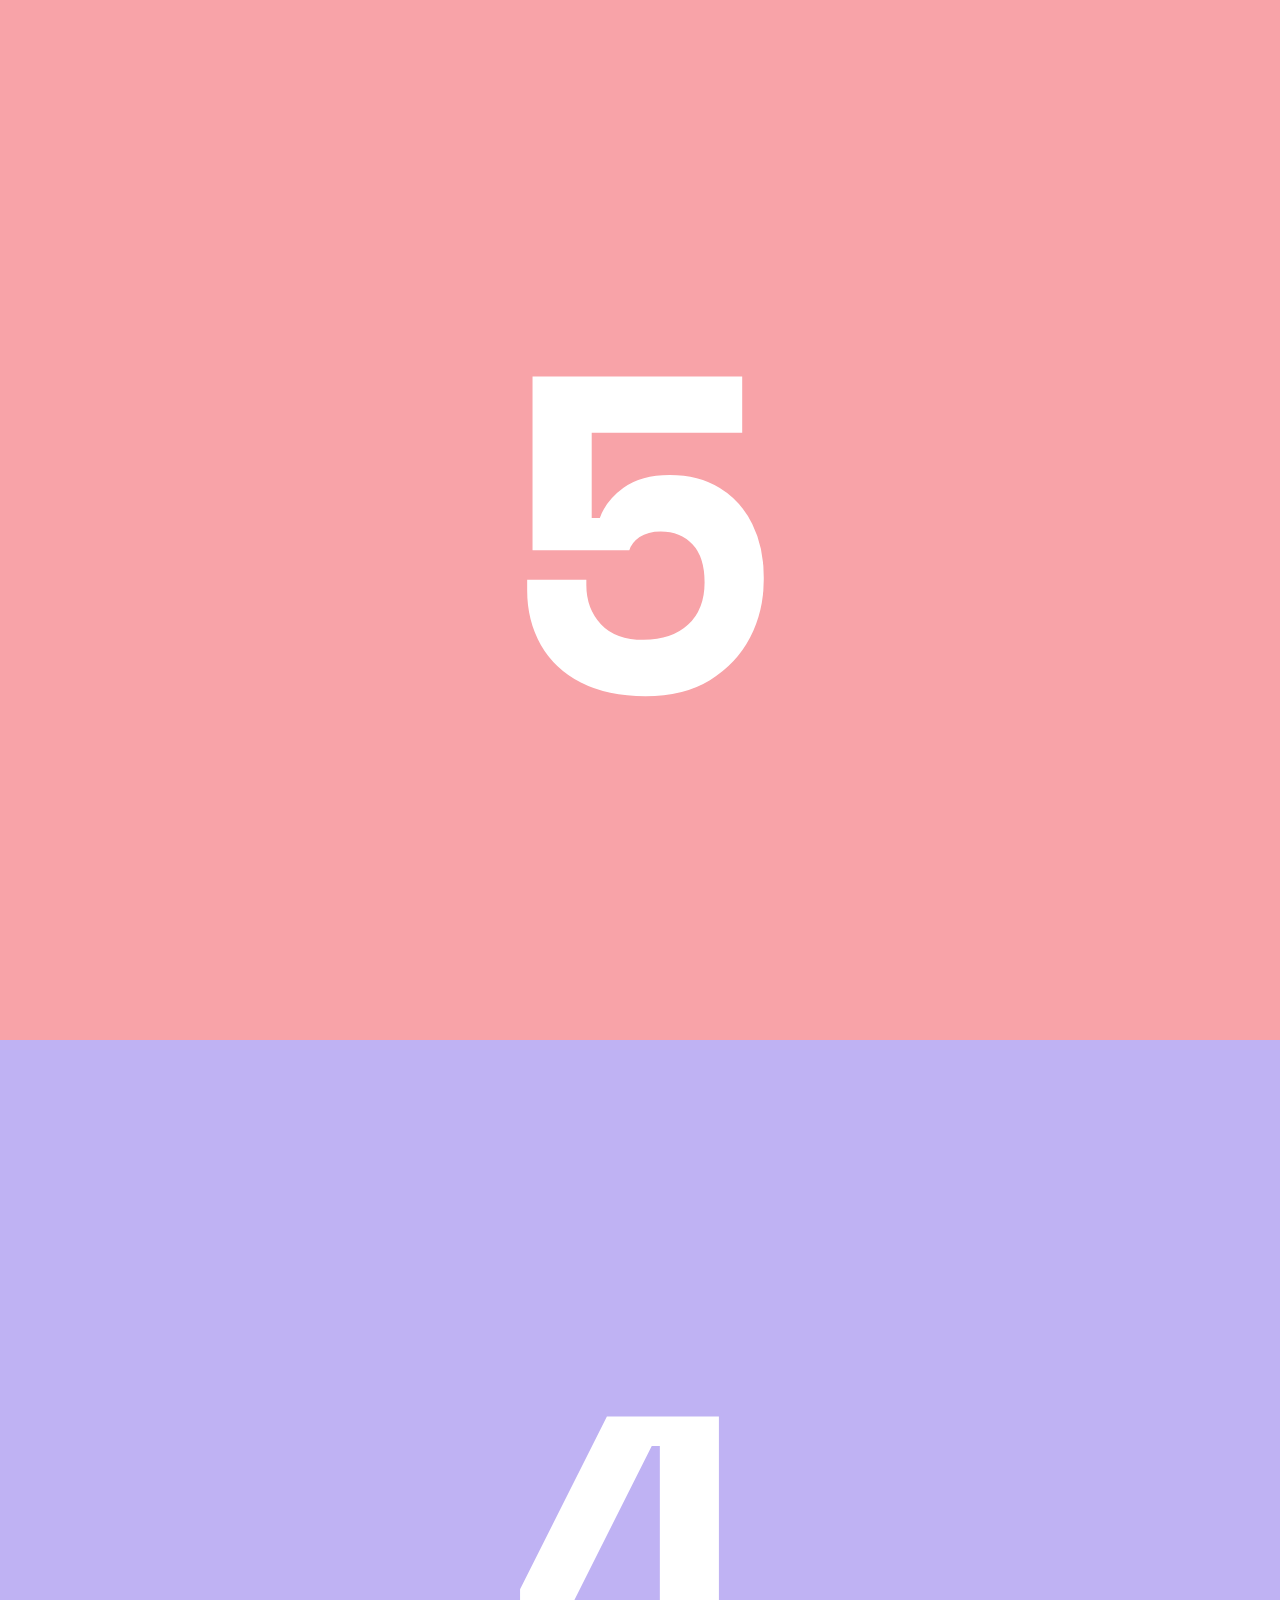
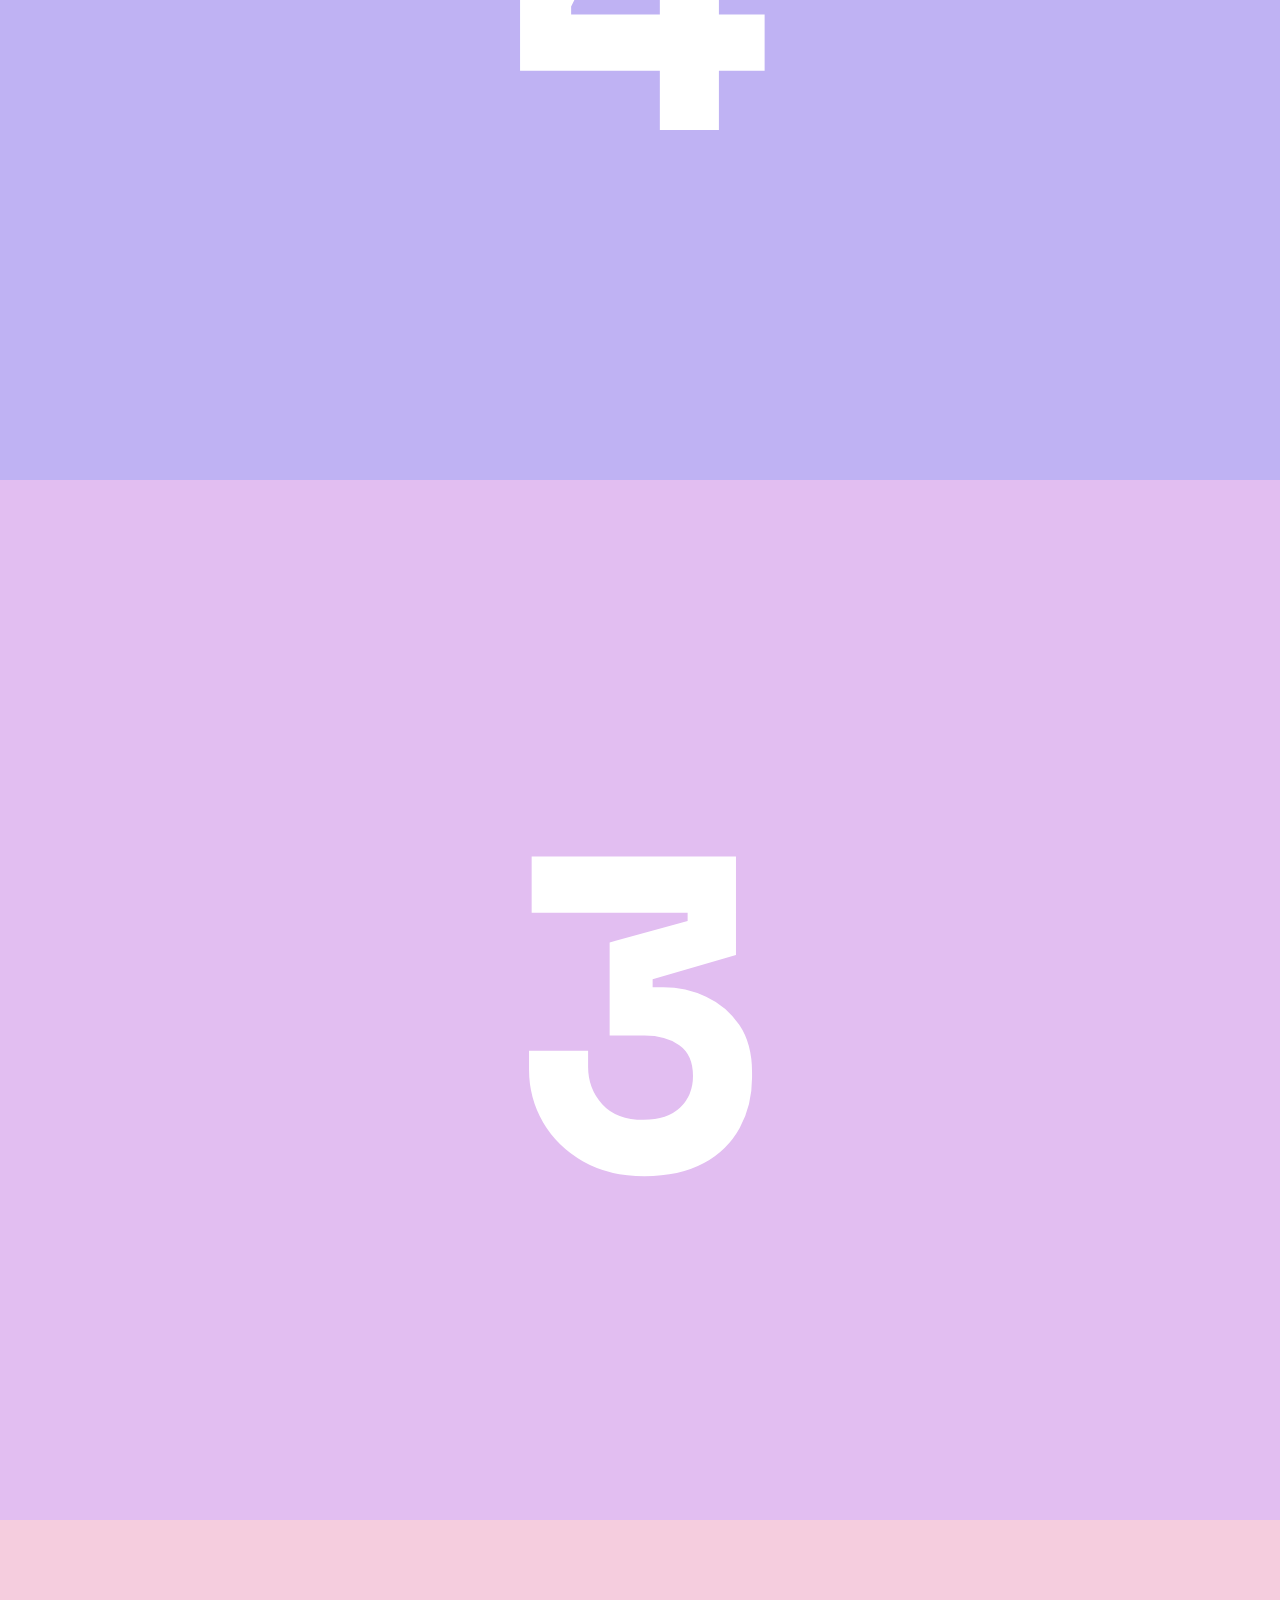
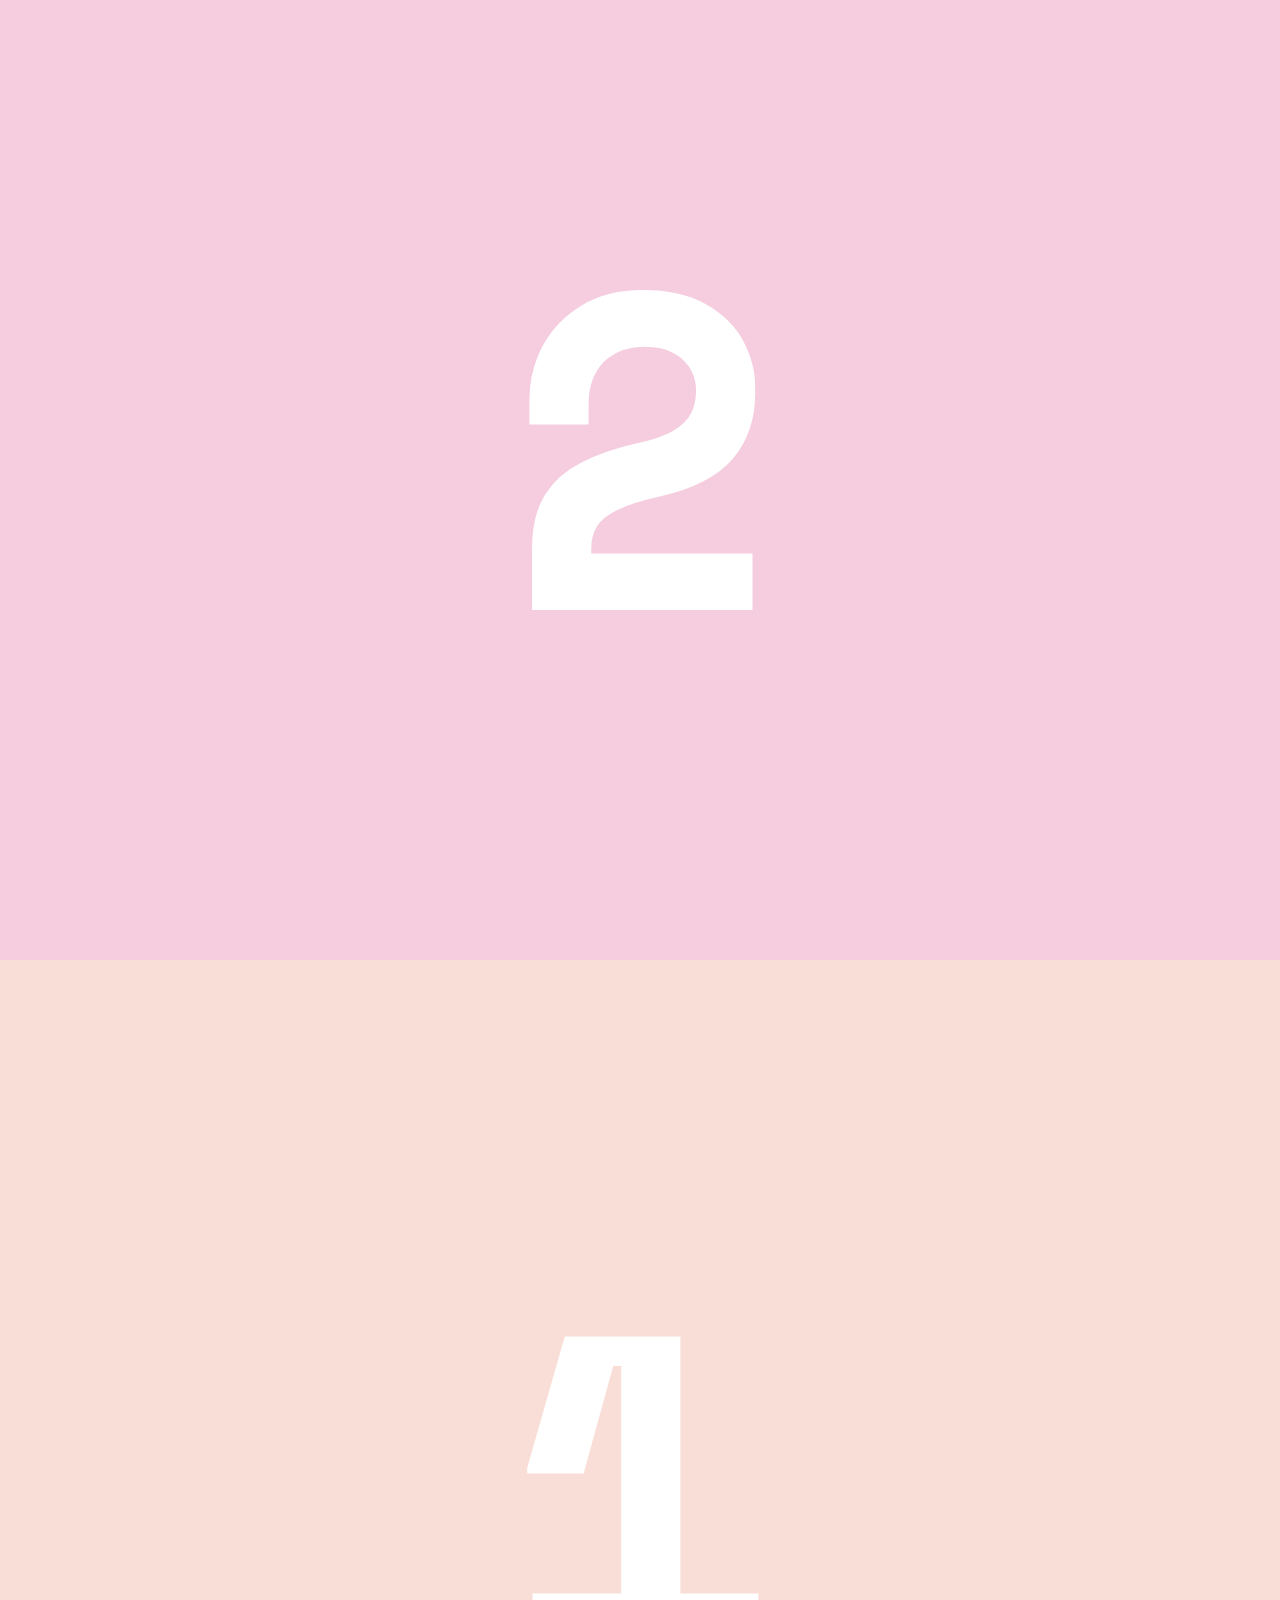
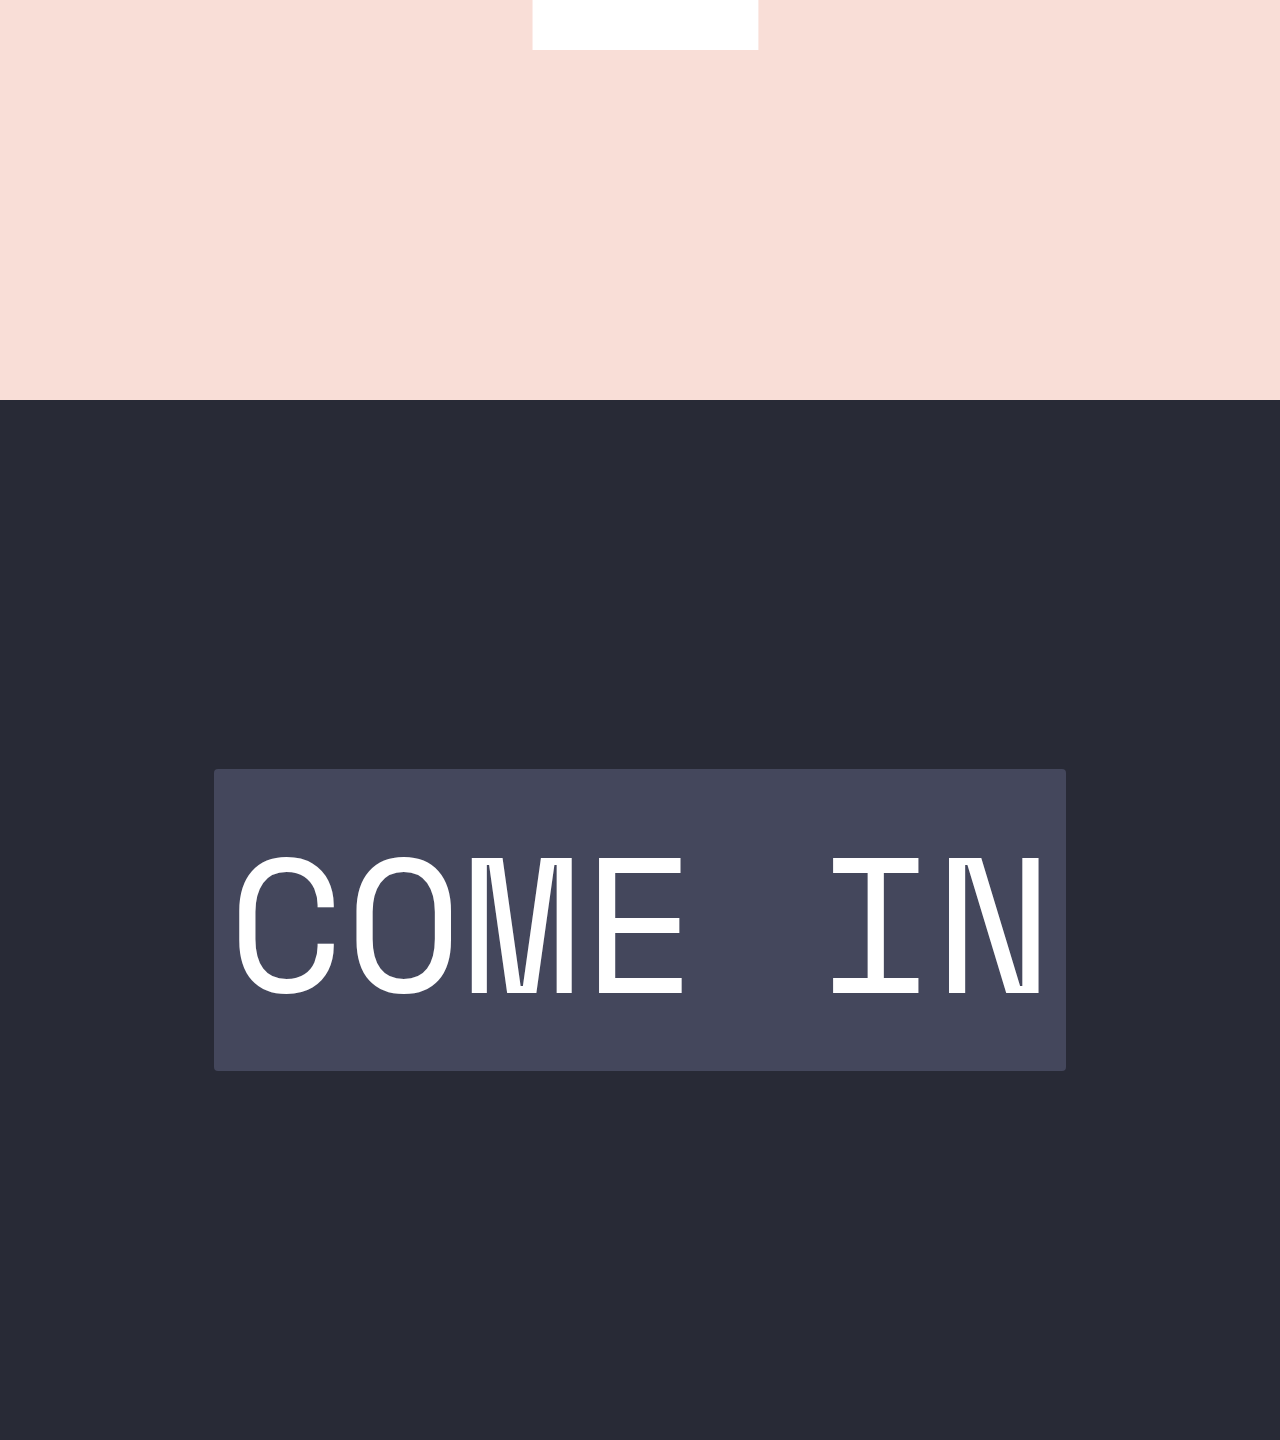
<file: index.html>
<!doctype html>
<html lang="en">
  <head>
    <!-- Required meta tags -->
    <meta charset="utf-8">
    <meta name="viewport" content="width=device-width, initial-scale=1">

    <!-- Font -->
    <link rel="preconnect" href="https://fonts.googleapis.com">
    <link rel="preconnect" href="https://fonts.gstatic.com" crossorigin>
    <link href="https://fonts.googleapis.com/css2?family=Space+Mono&display=swap" rel="stylesheet">

    <!-- Bootstrap CSS -->
    <link href="https://cdn.jsdelivr.net/npm/bootstrap@5.1.3/dist/css/bootstrap.min.css" rel="stylesheet" integrity="sha384-1BmE4kWBq78iYhFldvKuhfTAU6auU8tT94WrHftjDbrCEXSU1oBoqyl2QvZ6jIW3" crossorigin="anonymous">
    <script src="https://cdn.jsdelivr.net/npm/jquery@3.6.0/dist/jquery.slim.min.js"></script>
    <script src="https://cdn.jsdelivr.net/npm/popper.js@1.16.1/dist/umd/popper.min.js"></script>
    <script src="https://cdn.jsdelivr.net/npm/bootstrap@4.6.1/dist/js/bootstrap.bundle.min.js"></script>


    <script>
      function jiahui_onclick(id) {

      }
    </script>
    <link href="styles.css" rel="stylesheet">
    <style>
    body {
      height: 100%;
      position: relative;
    }
    .container-fluid {
      height: 100%;
      width: 100%;
      padding: 70px 0px 70px 0px;
      display:flex;
      align-items: center;
      justify-content: center;
    }
    </style>

    <title>I'm Jiahui</title>
  </head>
  <body>

    <div id="countdown5" class="container-fluid" style="background-color:#f8a3a8">
      <h1> 5 </h1>
    </div>

    <div id="countdown4" class="container-fluid" style="background-color:#bfb2f3">
      <h1> 4 </h1>
    </div>

    <div id="countdown3" class="container-fluid" style="background-color:#e2bef1">
      <h1> 3 </h1>
    </div>

    <div id="countdown2" class="container-fluid" style="background-color:#f5cdde">
      <h1> 2 </h1>
    </div>

    <div id="countdown1" class="container-fluid" style="background-color:#f9ded7">
      <h1> 1 </h1>
    </div>

    <div id="countdown0" class="container-fluid" style="background-color:#282a36">
      <button id="jiahui_button" onclick="window.location='jiahui.html';"> COME IN </button>
    </div>


    <!-- Optional JavaScript; choose one of the two! -->

    <!-- Option 1: Bootstrap Bundle with Popper -->
    <script src="https://cdn.jsdelivr.net/npm/bootstrap@5.1.3/dist/js/bootstrap.bundle.min.js" integrity="sha384-ka7Sk0Gln4gmtz2MlQnikT1wXgYsOg+OMhuP+IlRH9sENBO0LRn5q+8nbTov4+1p" crossorigin="anonymous"></script>

    <!-- Option 2: Separate Popper and Bootstrap JS -->
    <!--
    <script src="https://cdn.jsdelivr.net/npm/@popperjs/core@2.10.2/dist/umd/popper.min.js" integrity="sha384-7+zCNj/IqJ95wo16oMtfsKbZ9ccEh31eOz1HGyDuCQ6wgnyJNSYdrPa03rtR1zdB" crossorigin="anonymous"></script>
    <script src="https://cdn.jsdelivr.net/npm/bootstrap@5.1.3/dist/js/bootstrap.min.js" integrity="sha384-QJHtvGhmr9XOIpI6YVutG+2QOK9T+ZnN4kzFN1RtK3zEFEIsxhlmWl5/YESvpZ13" crossorigin="anonymous"></script>
    -->
  </body>
</html>
</file>
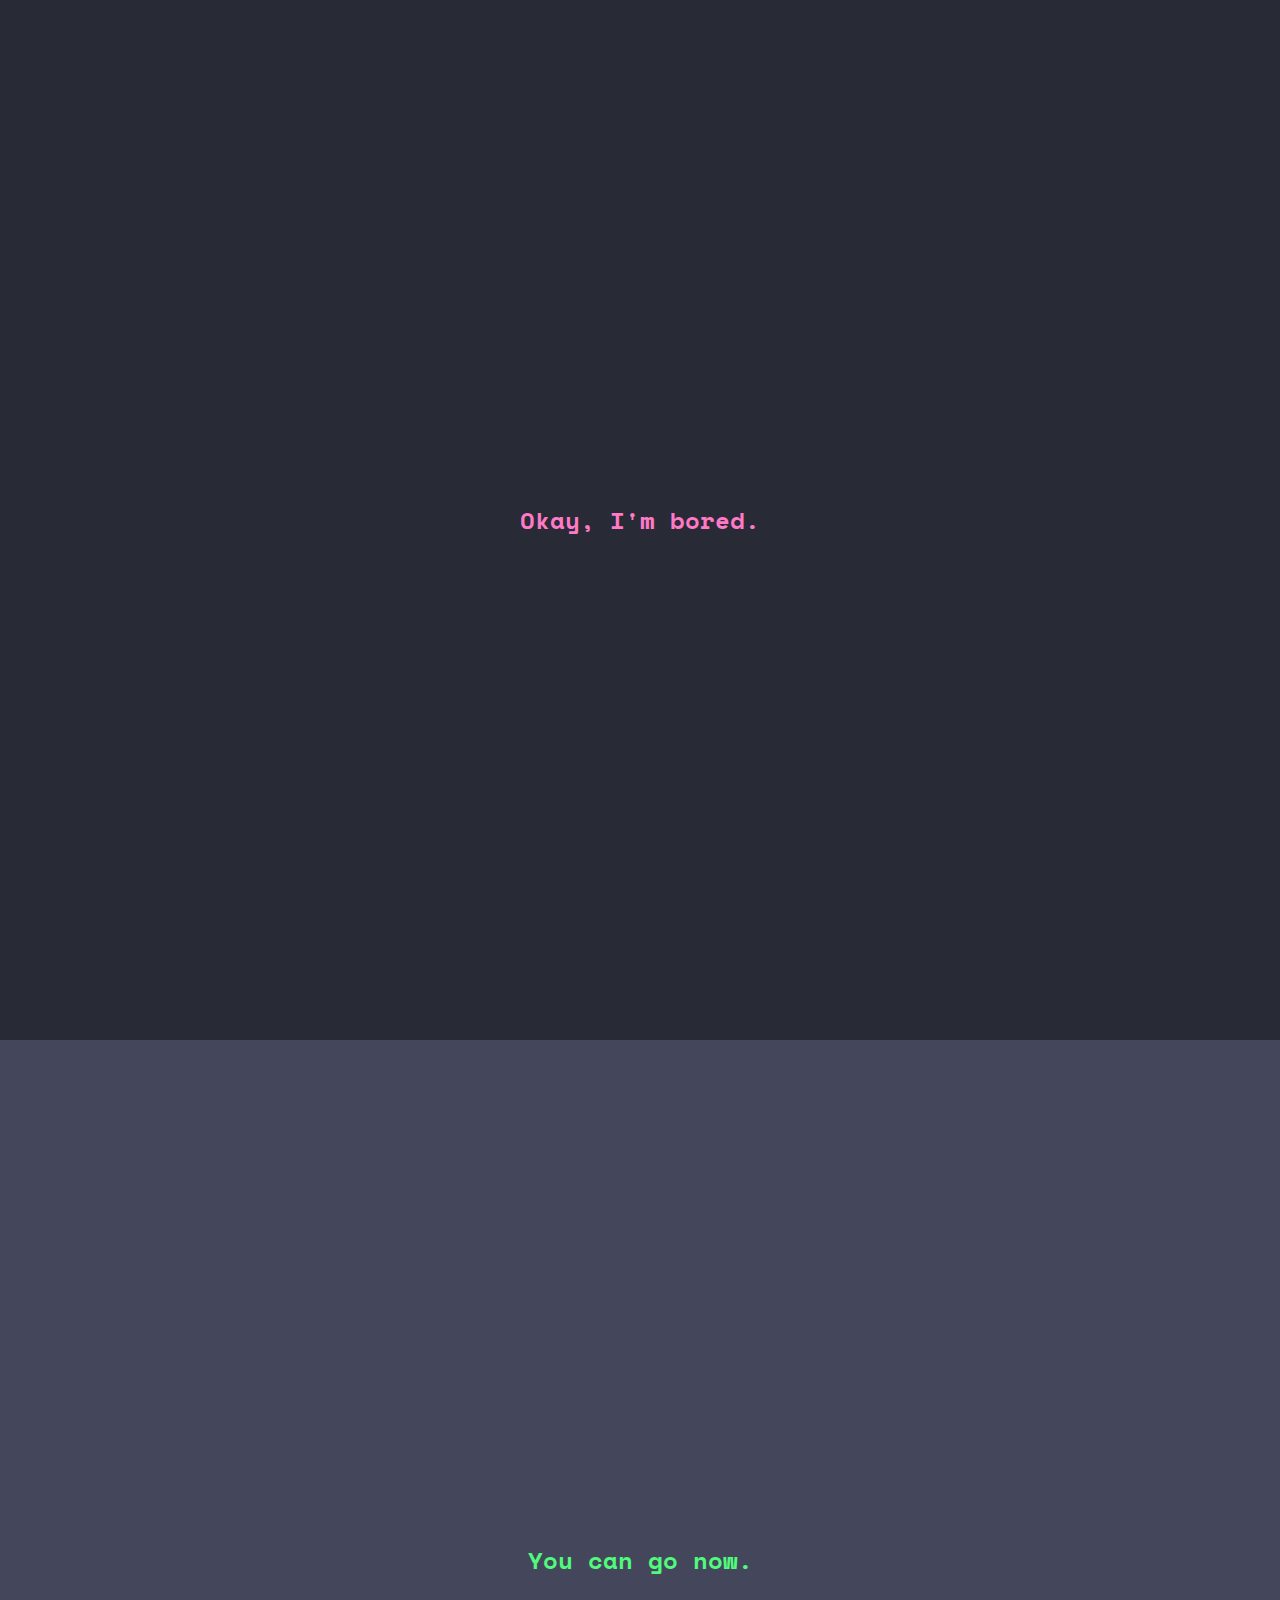
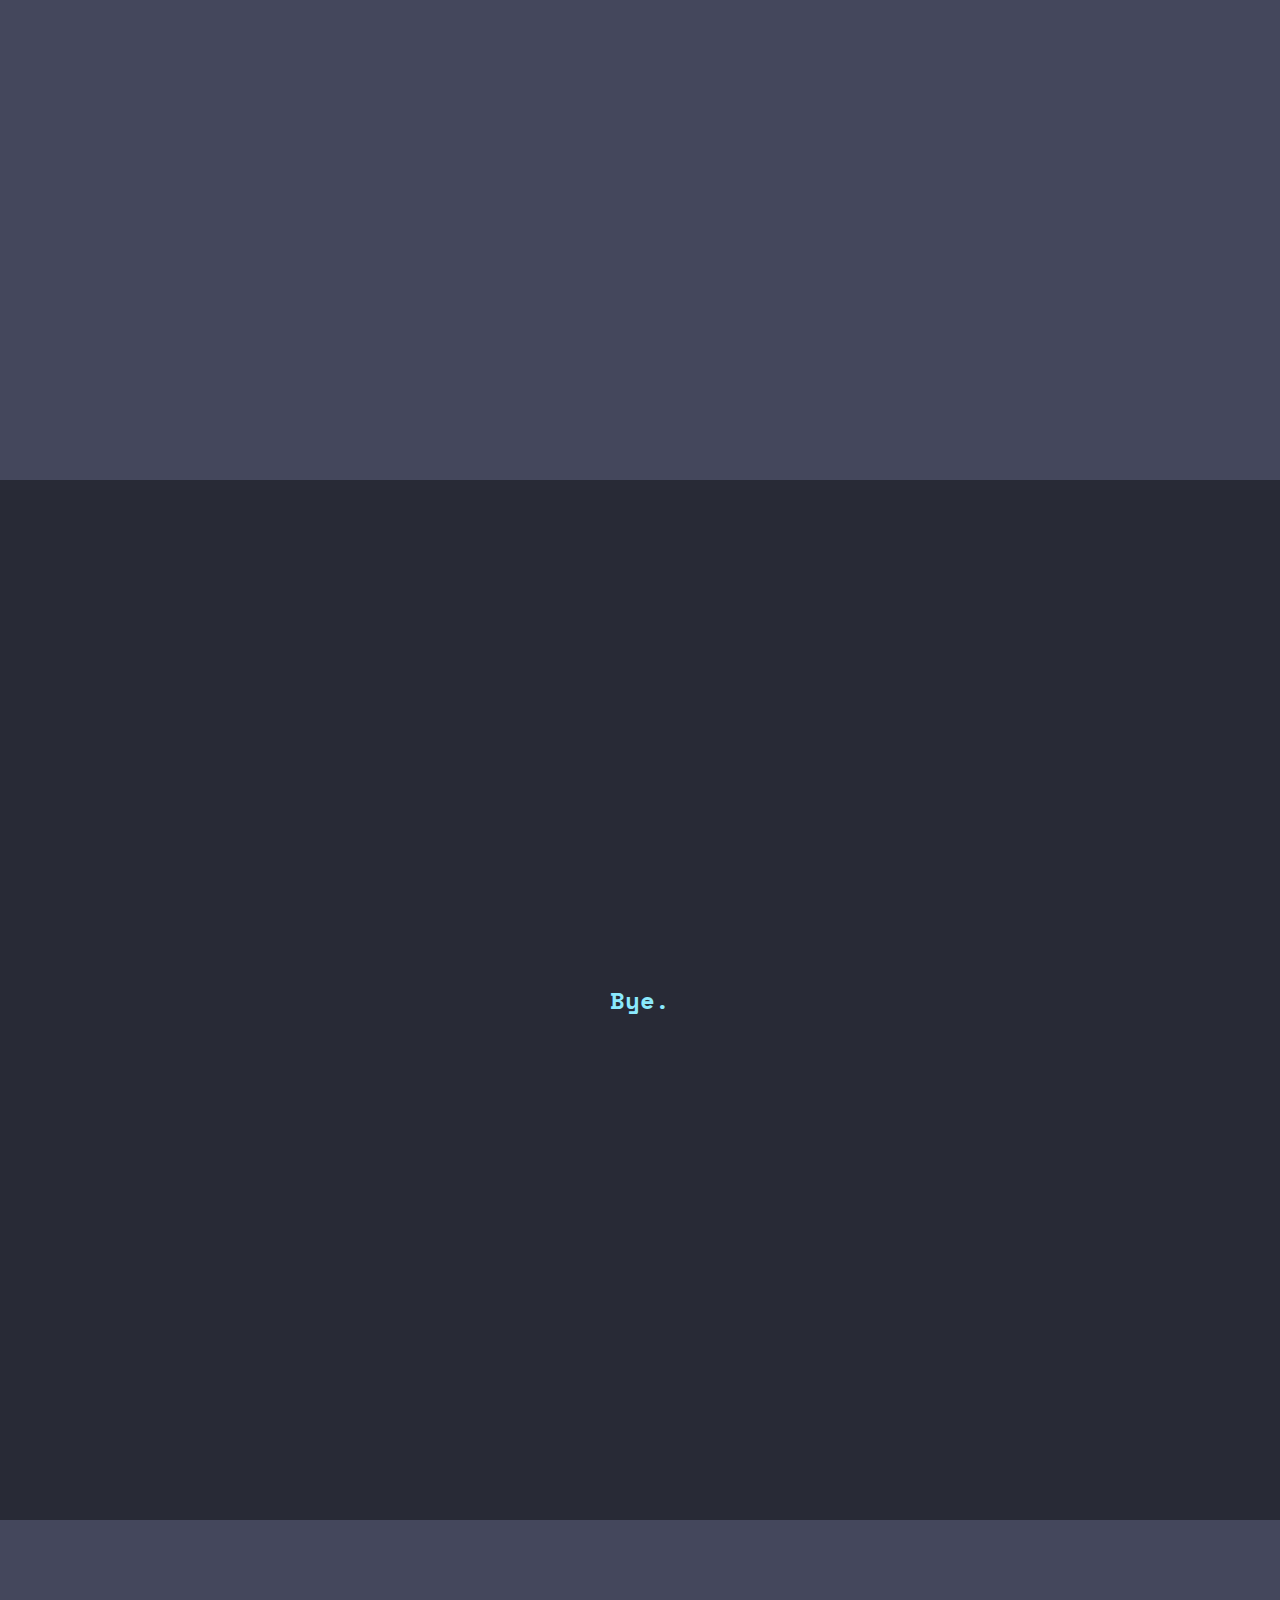
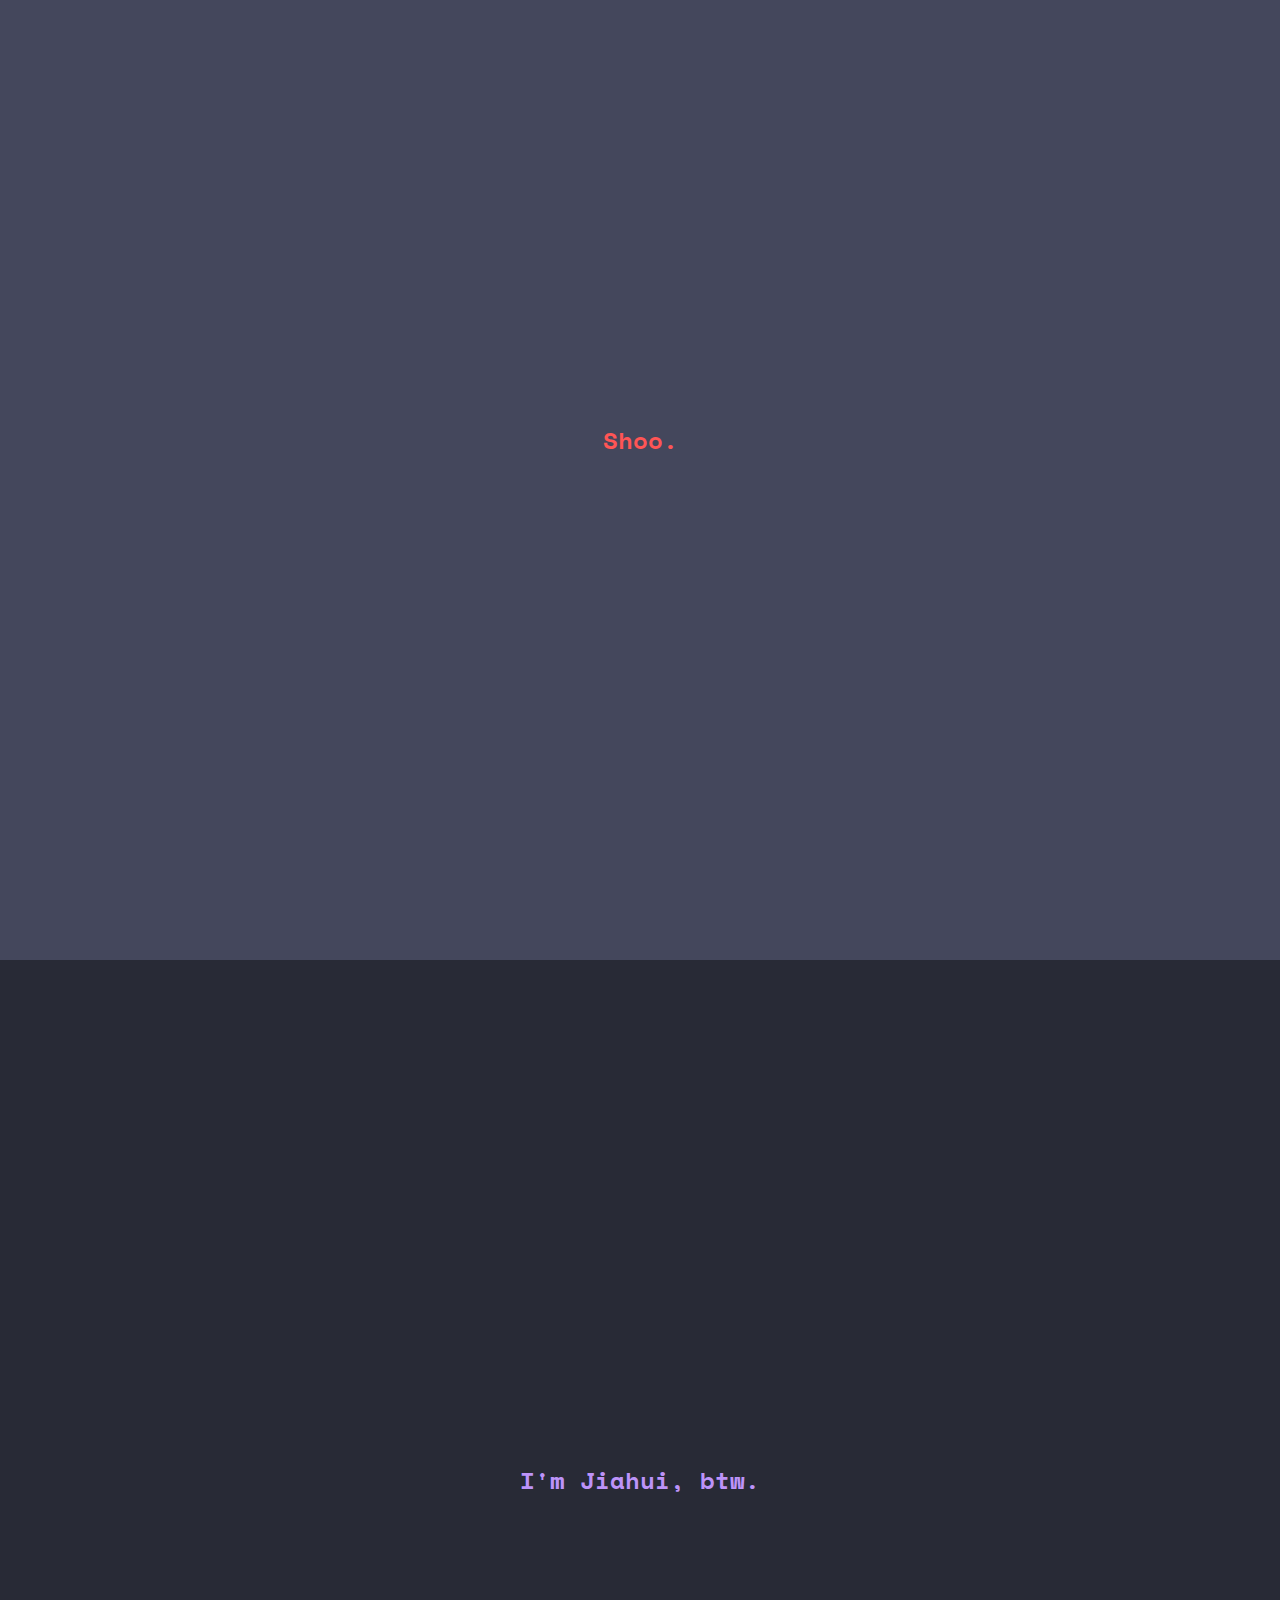
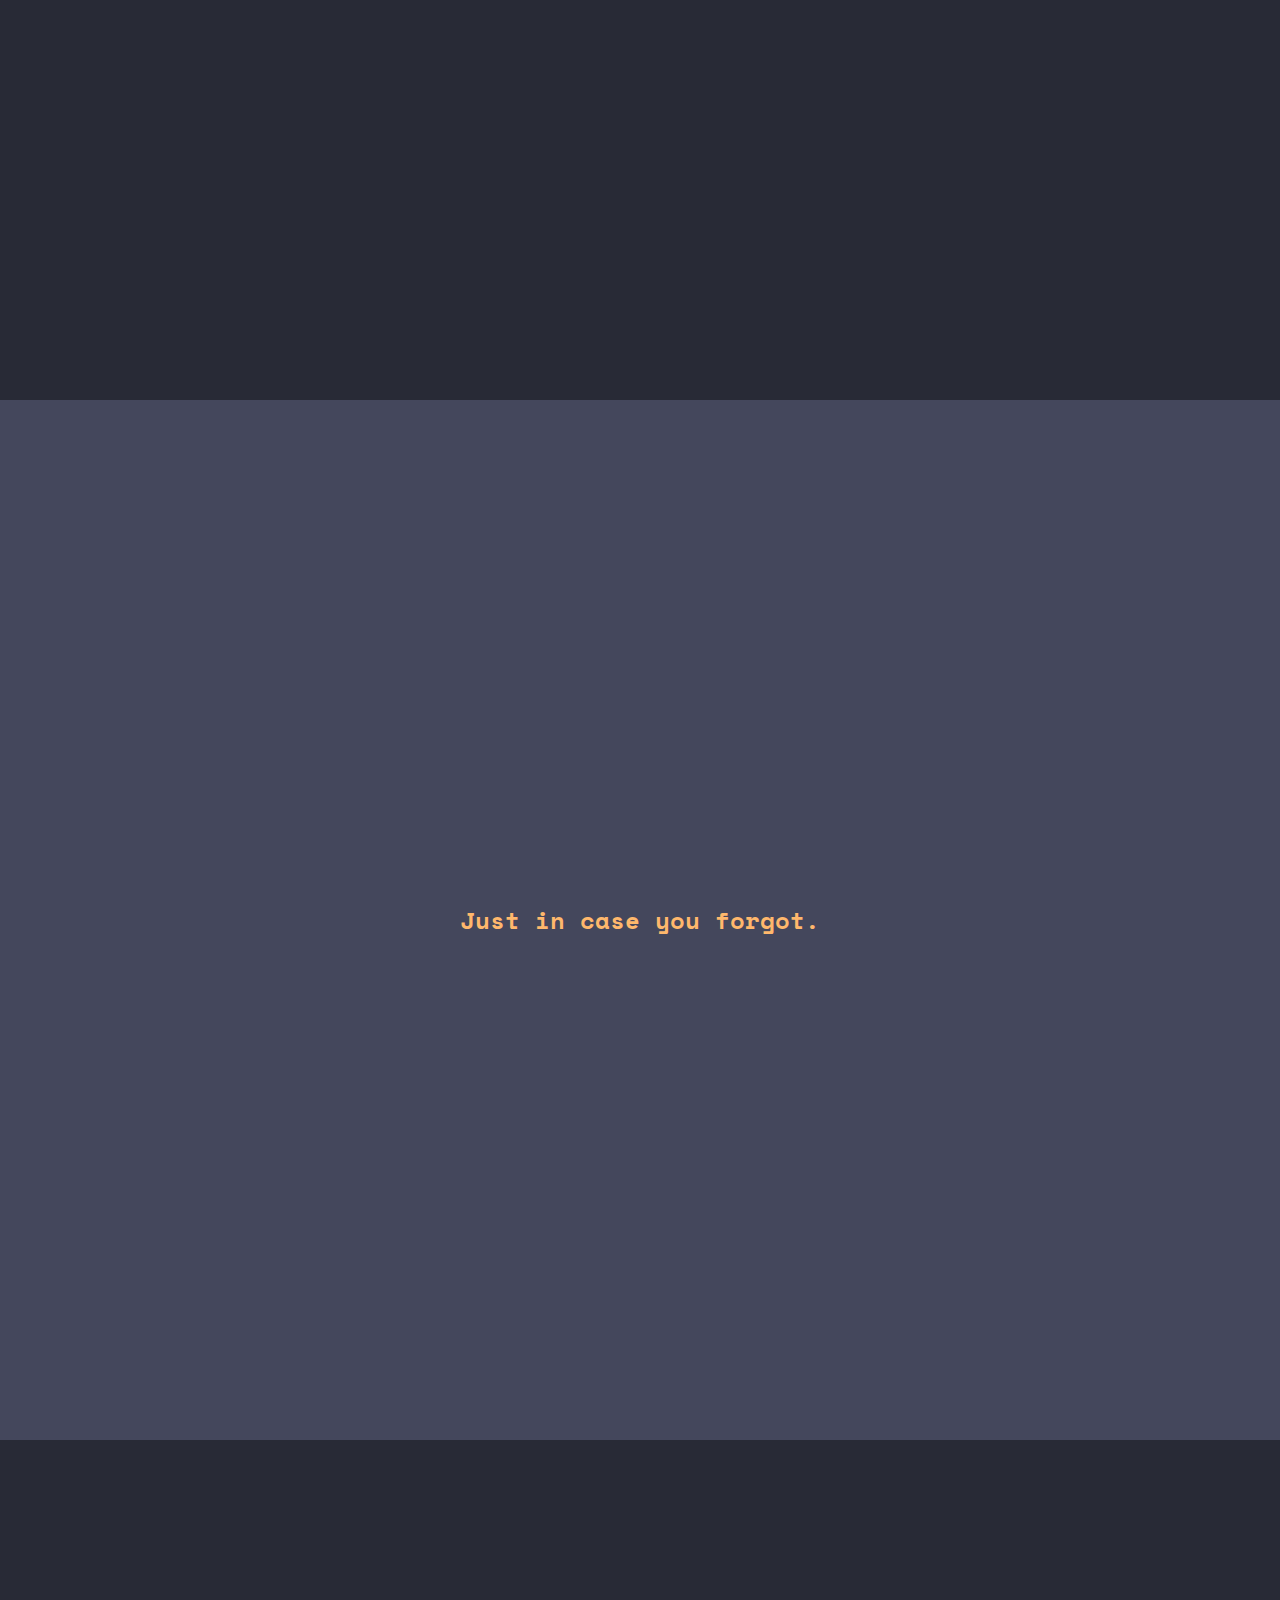
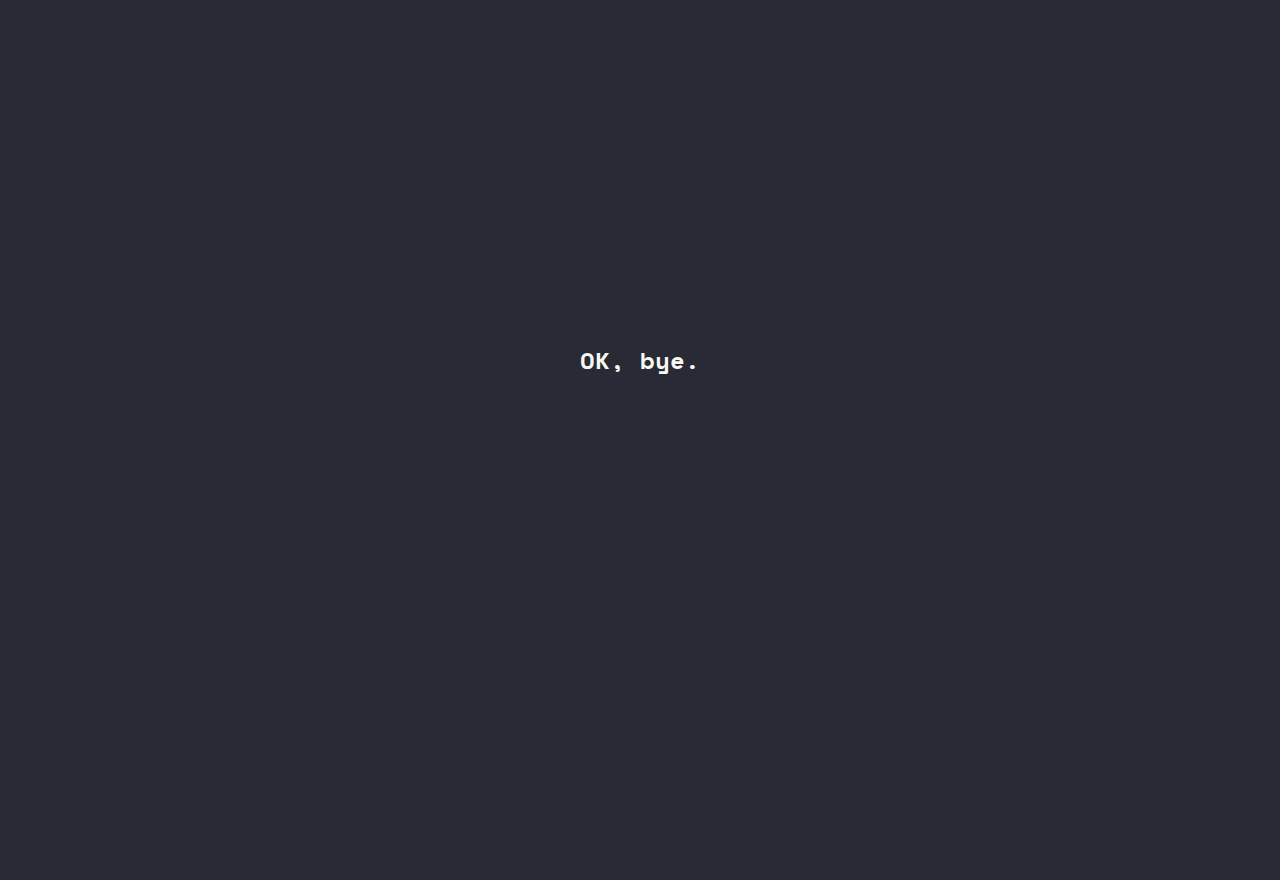
<file: bye.html>
<!doctype html>
<html lang="en">
  <head>
    <!-- Required meta tags -->
    <meta charset="utf-8">
    <meta name="viewport" content="width=device-width, initial-scale=1">

    <!-- Font -->
    <link rel="preconnect" href="https://fonts.googleapis.com">
    <link rel="preconnect" href="https://fonts.gstatic.com" crossorigin>
    <link href="https://fonts.googleapis.com/css2?family=Space+Mono&display=swap" rel="stylesheet">

    <!-- Bootstrap CSS -->
    <link href="https://cdn.jsdelivr.net/npm/bootstrap@5.1.3/dist/css/bootstrap.min.css" rel="stylesheet" integrity="sha384-1BmE4kWBq78iYhFldvKuhfTAU6auU8tT94WrHftjDbrCEXSU1oBoqyl2QvZ6jIW3" crossorigin="anonymous">
    <script src="https://cdn.jsdelivr.net/npm/jquery@3.6.0/dist/jquery.slim.min.js"></script>
    <script src="https://cdn.jsdelivr.net/npm/popper.js@1.16.1/dist/umd/popper.min.js"></script>
    <script src="https://cdn.jsdelivr.net/npm/bootstrap@4.6.1/dist/js/bootstrap.bundle.min.js"></script>
    <link href="styles.css" rel="stylesheet">
    <style>
    body {
      height: 100%;
      position: relative;
    }
    .container-fluid {
      height: 100%;
      width: 100%;
      padding: 70px 0px 70px 0px;
      text-align:center;
      display:flex;
      align-items: center;
      justify-content: center;
    }
    html {
      height: 100%;
    }
    </style>

    <title>I'm Jiahui!!!</title>

  </head>
  <body>

    <div class="container-fluid">
      <h2 id="hellojh"> Okay, I'm bored.</h2>
    </div>

    <div class="container-fluid" style="background-color:#44475c">
      <h2 style="color:#50fa7b"> You can go now.</h2>
    </div>

    <div class="container-fluid">
      <h2 style="color:#8be9fd"> Bye.</h2>
    </div>

    <div class="container-fluid" style="background-color:#44475c">
      <h2 style="color:#ff5555"> Shoo.</h2>
    </div>

    <div class="container-fluid">
      <h2 style="color:#bd93f9"> I'm Jiahui, btw.</h2>
    </div>

    <div class="container-fluid" style="background-color:#44475c">
      <h2 style="color:#ffb86c"> Just in case you forgot.</h2>
    </div>

    <div class="container-fluid">
      <h2 style="color:#f8f8f2"> OK, bye.</h2>
    </div>


    <!-- Optional JavaScript; choose one of the two! -->

    <!-- Option 1: Bootstrap Bundle with Popper -->
    <script src="https://cdn.jsdelivr.net/npm/bootstrap@5.1.3/dist/js/bootstrap.bundle.min.js" integrity="sha384-ka7Sk0Gln4gmtz2MlQnikT1wXgYsOg+OMhuP+IlRH9sENBO0LRn5q+8nbTov4+1p" crossorigin="anonymous"></script>

    <!-- Option 2: Separate Popper and Bootstrap JS -->
    <!--
    <script src="https://cdn.jsdelivr.net/npm/@popperjs/core@2.10.2/dist/umd/popper.min.js" integrity="sha384-7+zCNj/IqJ95wo16oMtfsKbZ9ccEh31eOz1HGyDuCQ6wgnyJNSYdrPa03rtR1zdB" crossorigin="anonymous"></script>
    <script src="https://cdn.jsdelivr.net/npm/bootstrap@5.1.3/dist/js/bootstrap.min.js" integrity="sha384-QJHtvGhmr9XOIpI6YVutG+2QOK9T+ZnN4kzFN1RtK3zEFEIsxhlmWl5/YESvpZ13" crossorigin="anonymous"></script>
    -->
  </body>
</html>
</file>
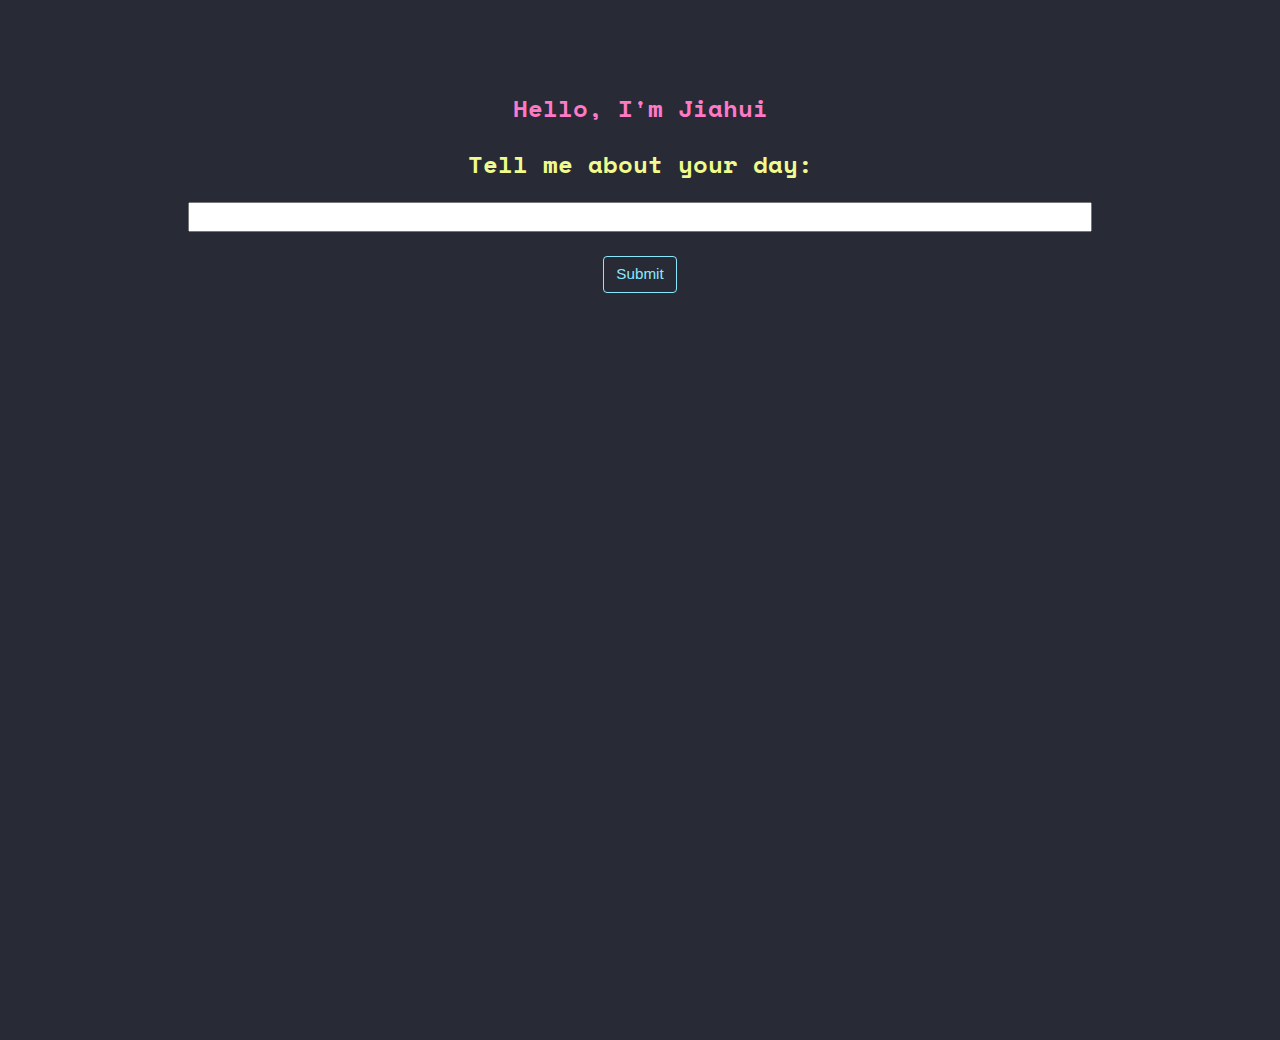
<file: jiahui.html>
<!doctype html>
<html lang="en">
  <head>
    <!-- Required meta tags -->
    <meta charset="utf-8">
    <meta name="viewport" content="width=device-width, initial-scale=1">

    <!-- Font -->
    <link rel="preconnect" href="https://fonts.googleapis.com">
    <link rel="preconnect" href="https://fonts.gstatic.com" crossorigin>
    <link href="https://fonts.googleapis.com/css2?family=Space+Mono&display=swap" rel="stylesheet">

    <!-- Bootstrap CSS -->
    <link href="https://cdn.jsdelivr.net/npm/bootstrap@5.1.3/dist/css/bootstrap.min.css" rel="stylesheet" integrity="sha384-1BmE4kWBq78iYhFldvKuhfTAU6auU8tT94WrHftjDbrCEXSU1oBoqyl2QvZ6jIW3" crossorigin="anonymous">
    <script src="https://cdn.jsdelivr.net/npm/jquery@3.6.0/dist/jquery.slim.min.js"></script>
    <script src="https://cdn.jsdelivr.net/npm/popper.js@1.16.1/dist/umd/popper.min.js"></script>
    <script src="https://cdn.jsdelivr.net/npm/bootstrap@4.6.1/dist/js/bootstrap.bundle.min.js"></script>
    <link href="styles.css" rel="stylesheet">
    <style>
    body {
      height: 100%;
      position: relative;
    }
    .container-fluid {
      height: 100%;
      width: 100%;
      padding: 70px 0px 70px 0px;
      text-align:center;
    }
    html {
      height: 100%;
    }
    </style>

    <title>I'm Jiahui!</title>

    <script>
        function tellme(id) {
            if (document.querySelector('#typewhatans').value == '') {
                alert('Hey! I said to tell me about your day!');
            } else {
                alert('Psyche! I don\'t give a sasquatch about how your day went.');
                window.location='jiahui_next.html';
            }
        }
    </script>
  </head>
  <body>

    <div id="type_think" class="container-fluid" style="background-color:#282a36">
      <h2 id="hellojh"> Hello, I'm Jiahui</h2>
      <h2 id="typewhat"> Tell me about your day: </h2>
      <input type="text" id="typewhatans" name="q2ans" style="width:70%;"> <br> <br>
      <button type="button" id="typewhatsubmit" onClick="tellme(this.id)">Submit</button>
    </div>


    <!-- Optional JavaScript; choose one of the two! -->

    <!-- Option 1: Bootstrap Bundle with Popper -->
    <script src="https://cdn.jsdelivr.net/npm/bootstrap@5.1.3/dist/js/bootstrap.bundle.min.js" integrity="sha384-ka7Sk0Gln4gmtz2MlQnikT1wXgYsOg+OMhuP+IlRH9sENBO0LRn5q+8nbTov4+1p" crossorigin="anonymous"></script>

    <!-- Option 2: Separate Popper and Bootstrap JS -->
    <!--
    <script src="https://cdn.jsdelivr.net/npm/@popperjs/core@2.10.2/dist/umd/popper.min.js" integrity="sha384-7+zCNj/IqJ95wo16oMtfsKbZ9ccEh31eOz1HGyDuCQ6wgnyJNSYdrPa03rtR1zdB" crossorigin="anonymous"></script>
    <script src="https://cdn.jsdelivr.net/npm/bootstrap@5.1.3/dist/js/bootstrap.min.js" integrity="sha384-QJHtvGhmr9XOIpI6YVutG+2QOK9T+ZnN4kzFN1RtK3zEFEIsxhlmWl5/YESvpZ13" crossorigin="anonymous"></script>
    -->
  </body>
</html>
</file>
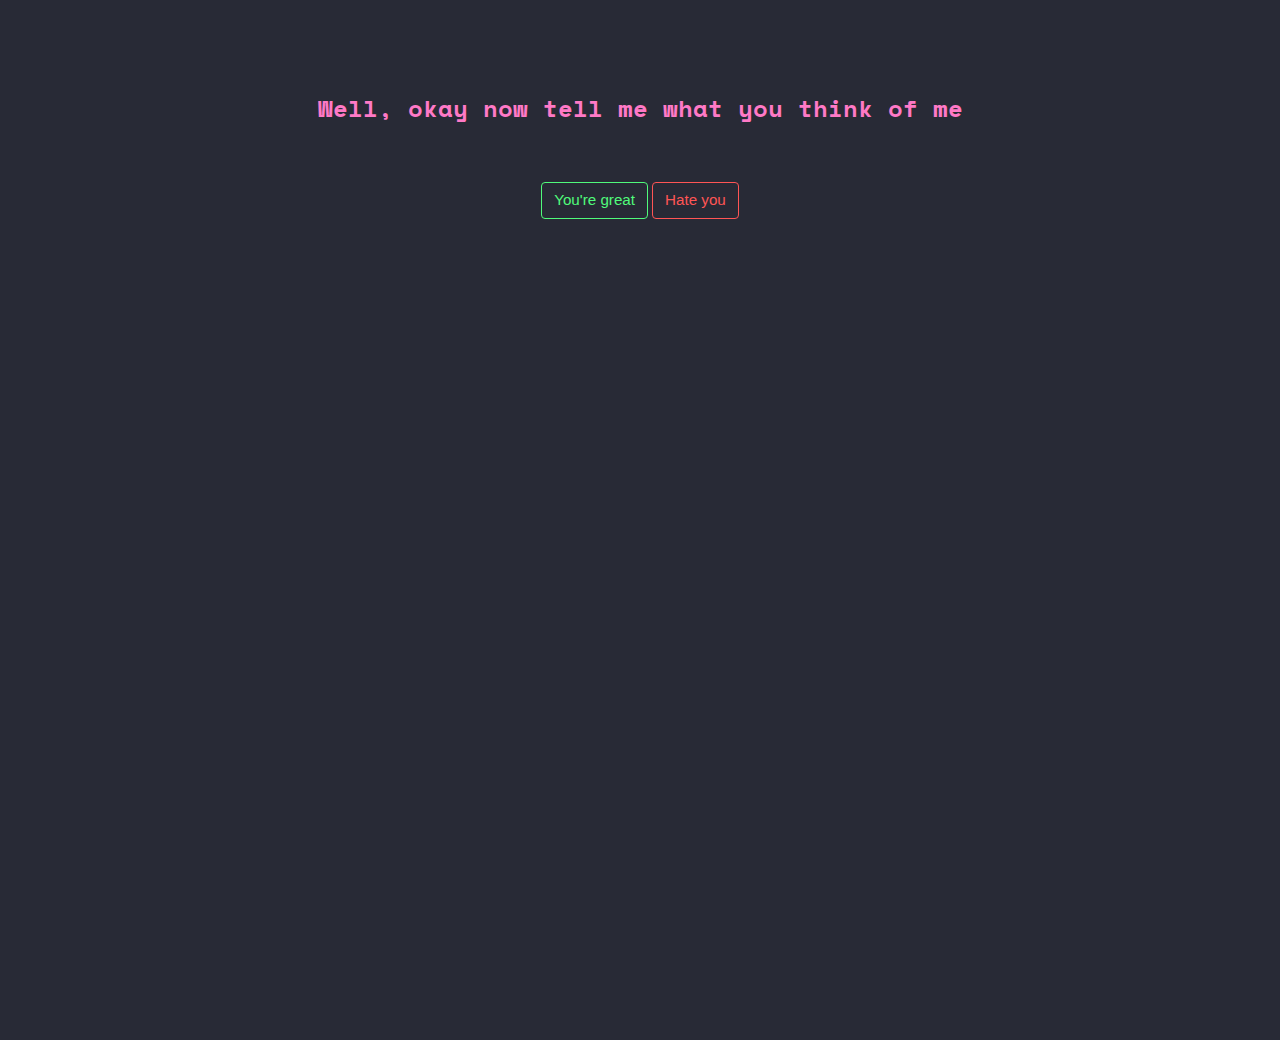
<file: jiahui_next.html>
<!doctype html>
<html lang="en">
  <head>
    <!-- Required meta tags -->
    <meta charset="utf-8">
    <meta name="viewport" content="width=device-width, initial-scale=1">

    <!-- Font -->
    <link rel="preconnect" href="https://fonts.googleapis.com">
    <link rel="preconnect" href="https://fonts.gstatic.com" crossorigin>
    <link href="https://fonts.googleapis.com/css2?family=Space+Mono&display=swap" rel="stylesheet">

    <!-- Bootstrap CSS -->
    <link href="https://cdn.jsdelivr.net/npm/bootstrap@5.1.3/dist/css/bootstrap.min.css" rel="stylesheet" integrity="sha384-1BmE4kWBq78iYhFldvKuhfTAU6auU8tT94WrHftjDbrCEXSU1oBoqyl2QvZ6jIW3" crossorigin="anonymous">
    <script src="https://cdn.jsdelivr.net/npm/jquery@3.6.0/dist/jquery.slim.min.js"></script>
    <script src="https://cdn.jsdelivr.net/npm/popper.js@1.16.1/dist/umd/popper.min.js"></script>
    <script src="https://cdn.jsdelivr.net/npm/bootstrap@4.6.1/dist/js/bootstrap.bundle.min.js"></script>
    <link href="styles.css" rel="stylesheet">
    <style>
    body {
      height: 100%;
      position: relative;
    }
    .container-fluid {
      height: 100%;
      width: 100%;
      padding: 70px 0px 70px 0px;
      text-align:center;
    }
    html {
      height: 100%;
    }
    </style>

    <title>I'm Jiahui!!</title>

    <script>
        function awesomebutton(id) {
            let pressed_btn = document.querySelector('#' + id)
            if (id == 'notawesomebutton' && pressed_btn.style.color == '') {
                document.querySelector('#jhresponse').textContent = 'Well, you suck too. Choose again.';
                pressed_btn.style.color = '#8be9fd';
                pressed_btn.style.borderColor = '#8be9fd';
                pressed_btn.textContent = 'Awesome';
            } else if (id == 'awesomebutton' && pressed_btn.style.color == '') {
                document.querySelector('#jhresponse').textContent = 'Only just "great"? Come on.';
                pressed_btn.style.color = '#8be9fd';
                pressed_btn.style.borderColor = '#8be9fd';
                pressed_btn.textContent = 'Awesome';
            } else if (pressed_btn.textContent == 'Awesome') {
                document.querySelector('#jhresponse').textContent = 'Say it like you mean it.';
                pressed_btn.textContent = 'Awesome!';
            } else if (pressed_btn.textContent == 'Awesome!') {
                document.querySelector('#jhresponse').textContent = 'Say it louder.';
                pressed_btn.textContent = 'Awesome!!';
            } else if (pressed_btn.textContent == 'Awesome!!') {
                document.querySelector('#jhresponse').textContent = 'LOUDER LOUDER LOUDER';
                pressed_btn.style.color = '#bd93f9';
                pressed_btn.style.borderColor = '#bd93f9';
                pressed_btn.textContent = 'AWESOME!!!!';
            } else if (pressed_btn.textContent == 'AWESOME!!!!') {
                window.location = 'bye.html';
            }
        }
    </script>
  </head>
  <body>

    <div class="container-fluid" style="background-color:#282a36">
      <h2 id="hellojh"> Well, okay now tell me what you think of me<br><br></h2>
      <button type="button" id="awesomebutton" onClick="awesomebutton(this.id);">You're great</button>
      <button type="button" id="notawesomebutton" onClick="awesomebutton(this.id);">Hate you</button>
      <h2><br></h2>
      <h2 id="jhresponse"> </h2>
    </div>


    <!-- Optional JavaScript; choose one of the two! -->

    <!-- Option 1: Bootstrap Bundle with Popper -->
    <script src="https://cdn.jsdelivr.net/npm/bootstrap@5.1.3/dist/js/bootstrap.bundle.min.js" integrity="sha384-ka7Sk0Gln4gmtz2MlQnikT1wXgYsOg+OMhuP+IlRH9sENBO0LRn5q+8nbTov4+1p" crossorigin="anonymous"></script>

    <!-- Option 2: Separate Popper and Bootstrap JS -->
    <!--
    <script src="https://cdn.jsdelivr.net/npm/@popperjs/core@2.10.2/dist/umd/popper.min.js" integrity="sha384-7+zCNj/IqJ95wo16oMtfsKbZ9ccEh31eOz1HGyDuCQ6wgnyJNSYdrPa03rtR1zdB" crossorigin="anonymous"></script>
    <script src="https://cdn.jsdelivr.net/npm/bootstrap@5.1.3/dist/js/bootstrap.min.js" integrity="sha384-QJHtvGhmr9XOIpI6YVutG+2QOK9T+ZnN4kzFN1RtK3zEFEIsxhlmWl5/YESvpZ13" crossorigin="anonymous"></script>
    -->
  </body>
</html>
</file>
<file: styles.css>
html {
    height: 100%;
}

body {
    background-color: #282a36;
    color: #212529;
    font-size: 1rem;
    font-weight: 400;
    line-height: 1.5;
    margin: 0;
    text-align: left;
}

.container {
    margin-left: auto;
    margin-right: auto;
    padding-left: 15px;
    padding-right: 15px;
}

.dropup {
    position: relative;
    display: inline-block;
}


.header {
    background-color: #477bff;
    color: #fff;
    margin-bottom: 2rem;
    padding: 2rem 1rem;
    text-align: center;
}

.section {
    padding: 0.5rem 2rem 1rem 2rem;
}

.section:hover {
    background-color: #f5f5f5;
    transition: color 2s ease-in-out, background-color 0.15s ease-in-out;
}

.button {
    background-color: #4CAF50; /* Green */
    border: none;
    color: white;
    padding: 15px 32px;
    text-align: center;
    text-decoration: none;
    display: inline-block;
    font-size: 16px;
}

.container-fluid {
    height: 100%;
    width:100%;
}

.container-fluid h1 {
    font-family: 'Space Mono', monospace;
    font-size: 35vw;
    color: white;
}

#jiahui_button {
    font-size: 15vw;
    font-family: 'Space Mono', monospace;
    color: white;
    background-color: #44475c;
}


h1 {
    font-family: 'Space Mono', monospace;
    font-size: 48px;
}

h2 {
    font-family: 'Space Mono', monospace;
    text-align:center;
    color:white;
}

#hellojh {
    color: #ff79c6;
}

#typewhat {
    color: #f1fa8c;
}

#jhresponse {
    color: #ffb86c;
}

#typewhatsubmit {
    text-align:center;
    background-color:#282a36;
    border-color:#8be9fd;
    color:#8be9fd;
}

#awesomebutton {
    text-align:center;
    background-color:#282a36;
    border-color:#50fa7b;
    color:#50fa7b;
}

#notawesomebutton {
    text-align:center;
    background-color:#282a36;
    border-color:#ff5555;
    color:#ff5555;
}

.center-block {
    margin: auto;
    display: block;
}

button, input[type="submit"] {
    background-color: #d9edff;
    border: 1px solid transparent;
    border-radius: 0.25rem;
    font-size: 0.95rem;
    font-weight: 400;
    line-height: 1.5;
    padding: 0.375rem 0.75rem;
    text-align: center;
    transition: color 0.15s ease-in-out, background-color 0.15s ease-in-out, border-color 0.15s ease-in-out, box-shadow 0.15s ease-in-out;
    vertical-align: middle;
}


input[type="text"] {
    line-height: 1.8;
    width: 25%;
}

input[type="text"]:hover {
    background-color: #f5f5f5;
    transition: color 2s ease-in-out, background-color 0.15s ease-in-out;
}
</file>
